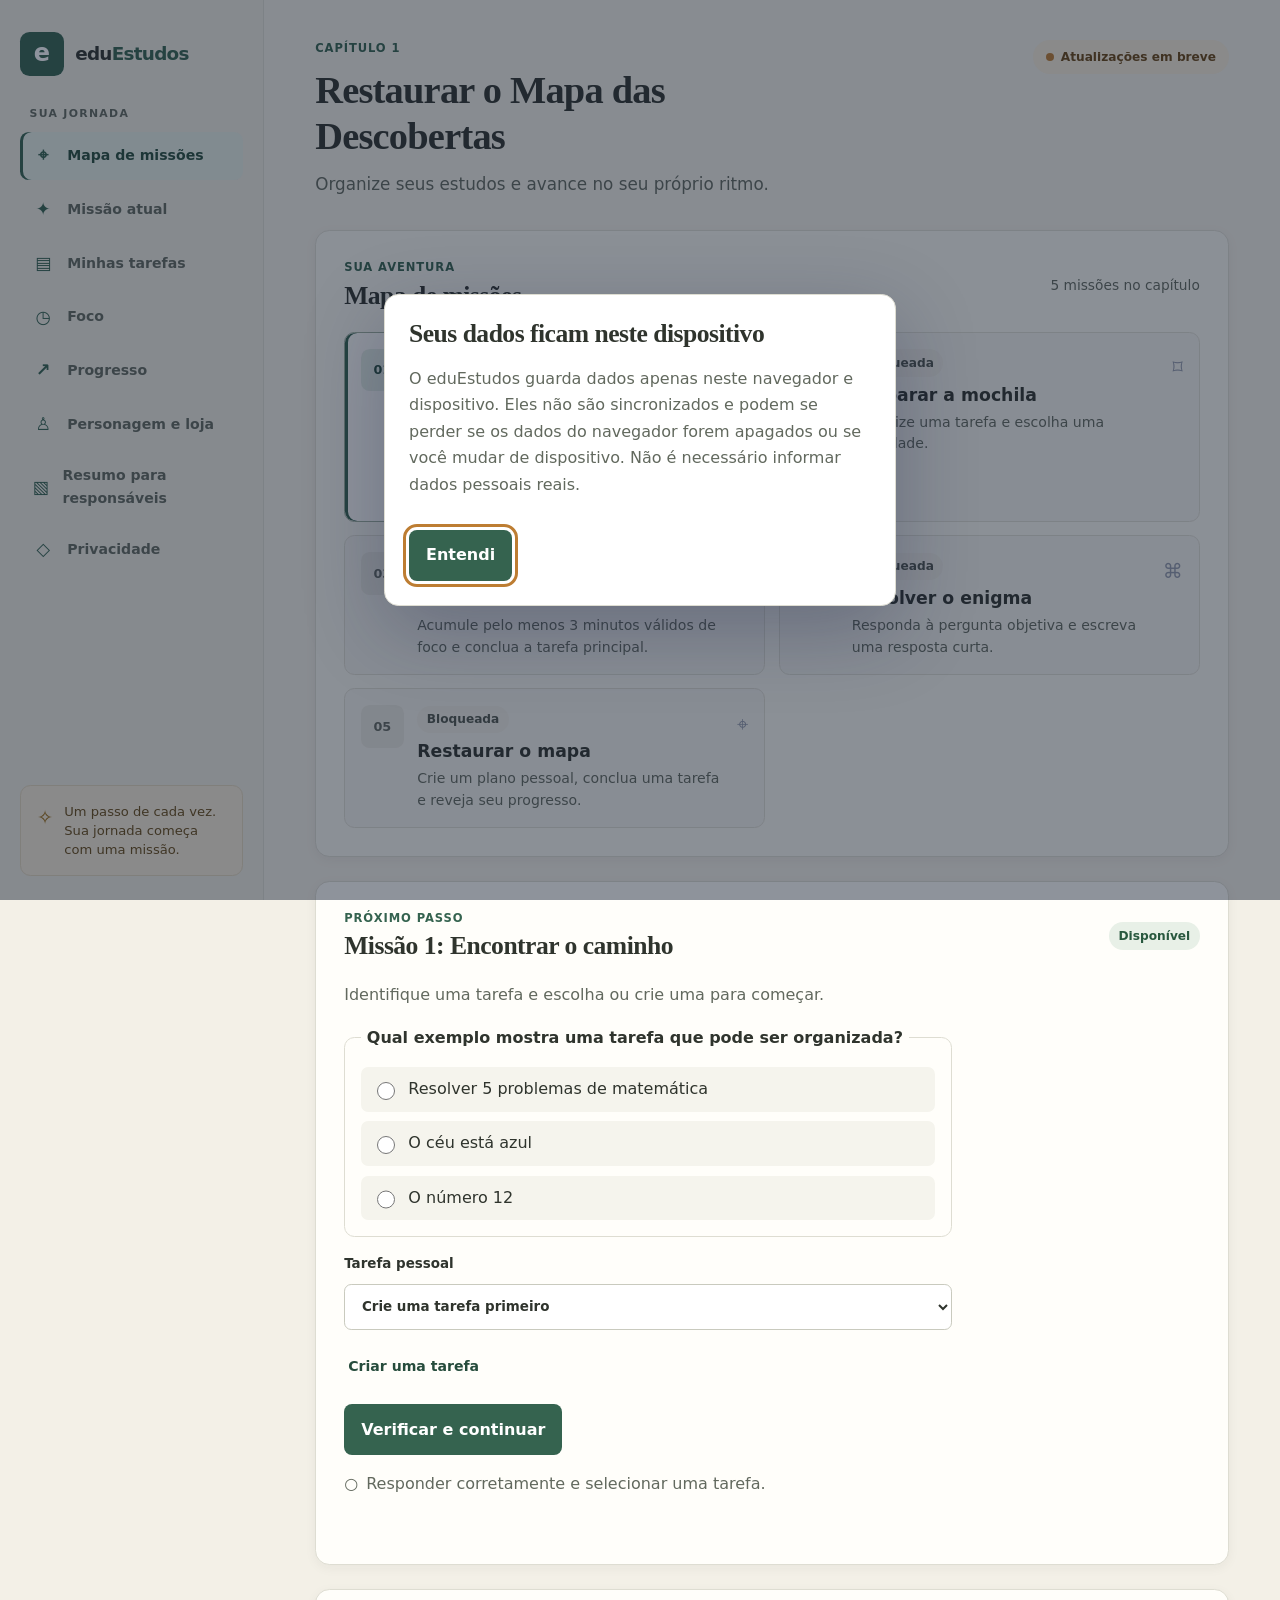
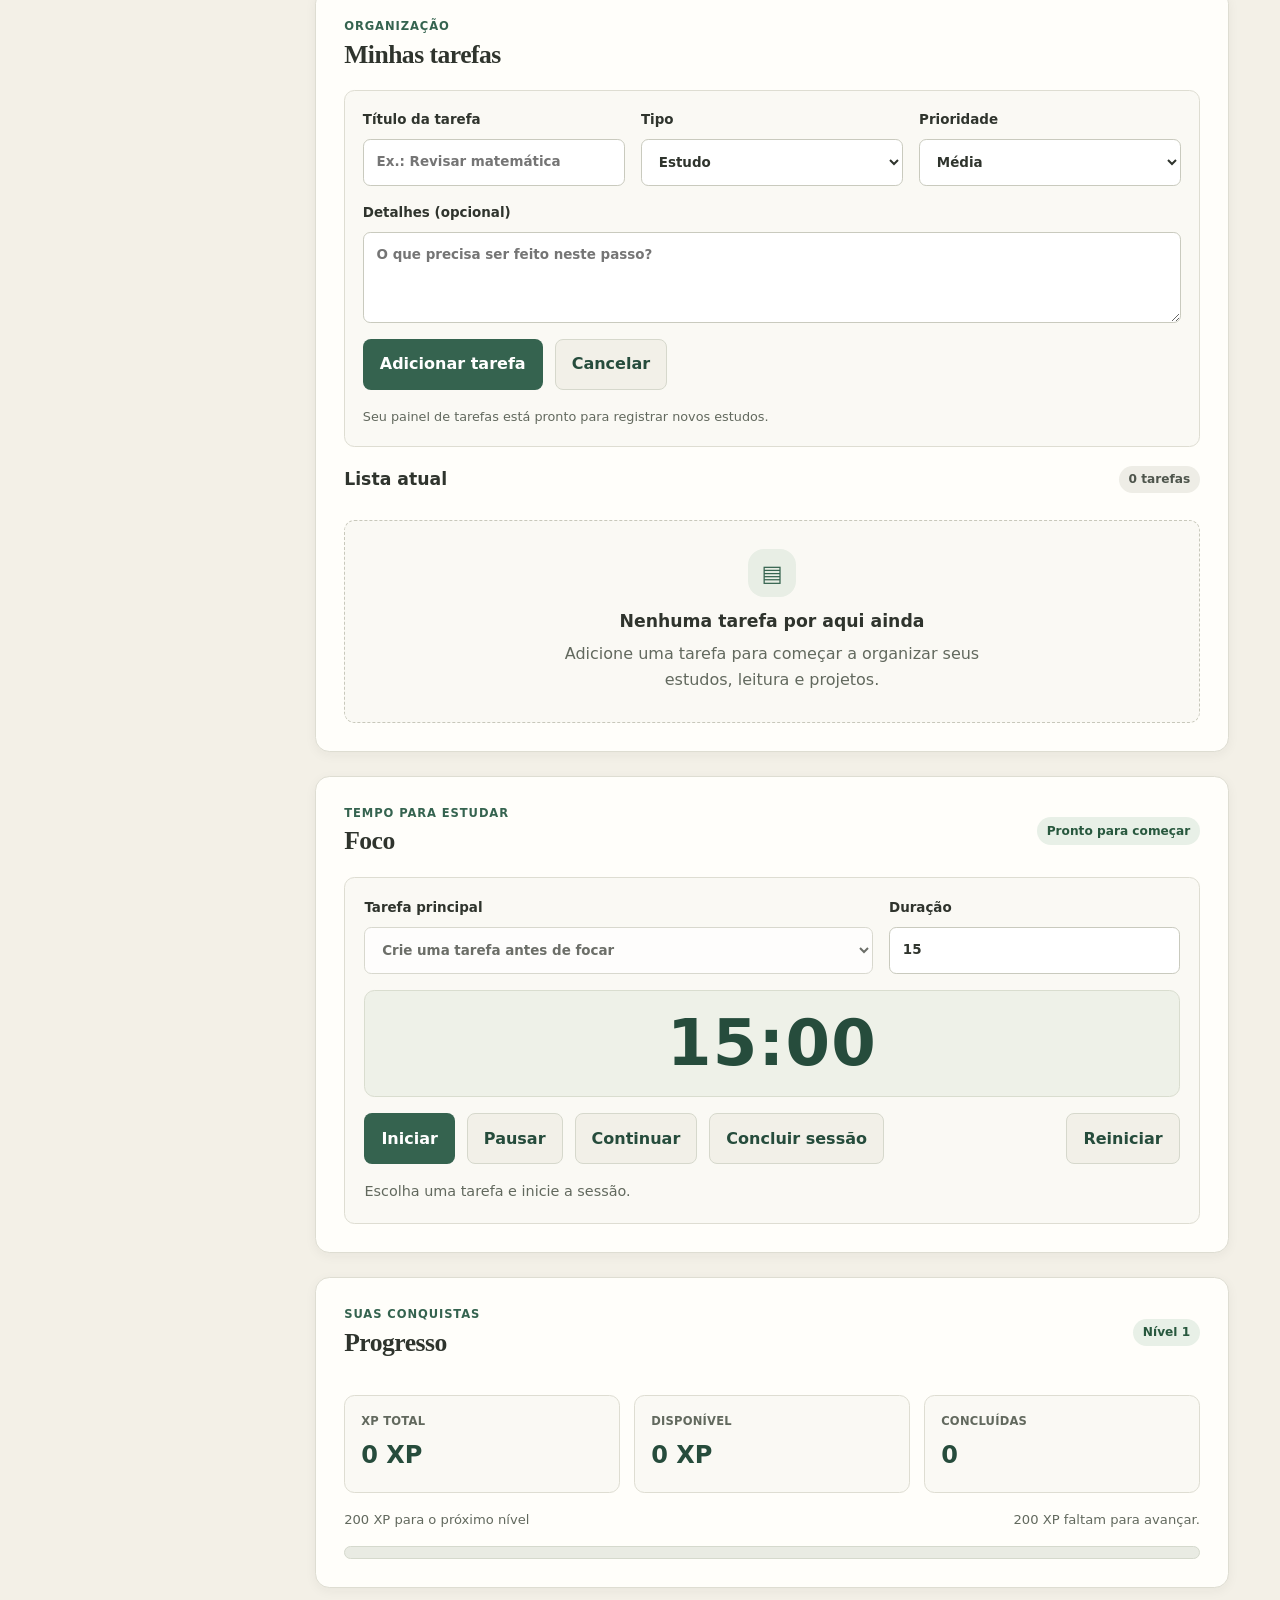
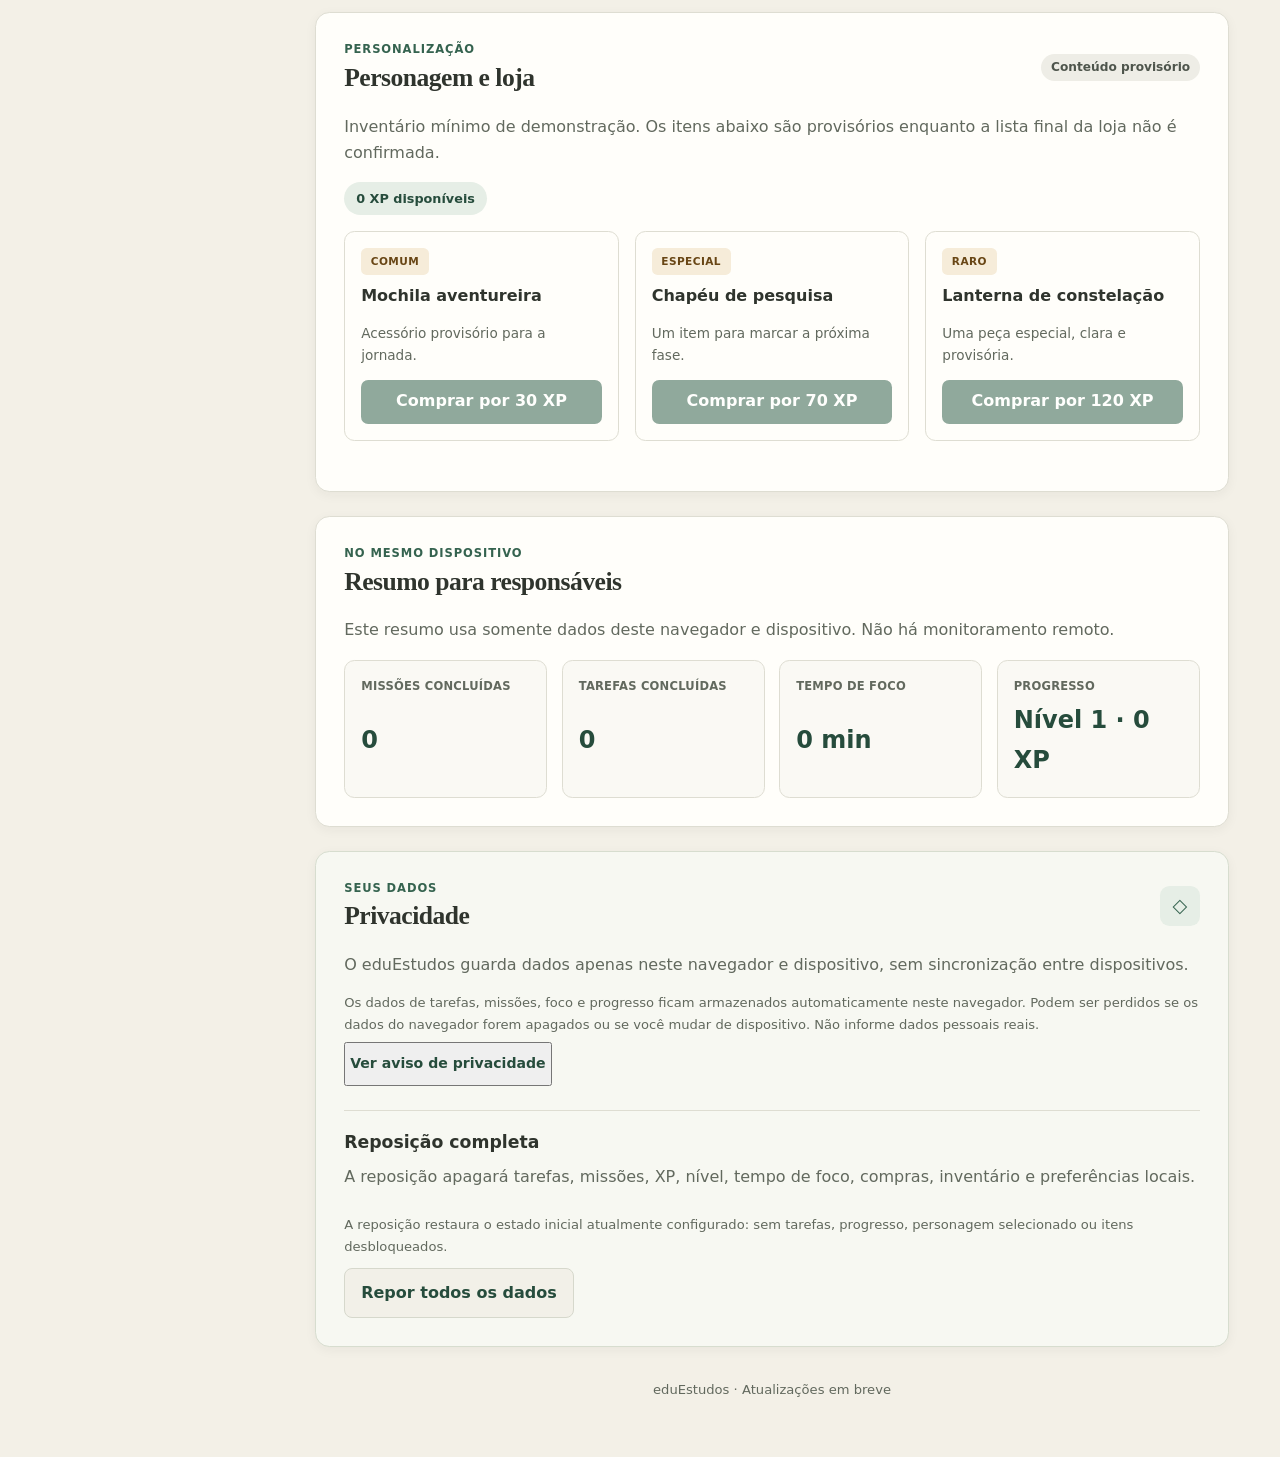
<file: index.html>
﻿<!doctype html>
<html lang="pt-BR">
  <head>
    <meta charset="utf-8">
    <meta name="viewport" content="width=device-width, initial-scale=1">
    <meta name="description" content="Organize seus estudos e avance pelo mapa de missões do eduEstudos.">
    <meta name="theme-color" content="#f3f0e7">
    <title>eduEstudos — Mapa de missões</title>
    <link rel="stylesheet" href="css/reset.css">
    <link rel="stylesheet" href="css/variables.css">
    <link rel="stylesheet" href="css/global.css">
    <link rel="stylesheet" href="css/layout.css">
    <link rel="stylesheet" href="css/components.css">
    <link rel="stylesheet" href="css/map.css">
    <link rel="stylesheet" href="css/missions.css">
    <link rel="stylesheet" href="css/responsive.css">
    <meta name="google-site-verification" content="RgtmUiQqkqLZSeC31iIFkRSBHXwLKeI1xoDUR5ksuyw" />
  </head>
  <!-- Google tag (gtag.js) -->
<script async src="https://www.googletagmanager.com/gtag/js?id=G-6MKPD5DPG5"></script>
<script>
  window.dataLayer = window.dataLayer || [];
  function gtag(){dataLayer.push(arguments);}
  gtag('js', new Date());

  gtag('config', 'G-6MKPD5DPG5');
</script>
  <body>
    <a class="skip-link" href="#conteudo">Pular para o conteúdo</a>

    <div class="app-shell">
      <aside class="sidebar" aria-label="Menu do eduEstudos">
        <a class="brand" href="#mapa" aria-label="eduEstudos, início">
          <span class="brand__mark" aria-hidden="true">e</span>
          <span class="brand__name">edu<span>Estudos</span></span>
        </a>

        <p class="sidebar__eyebrow">SUA JORNADA</p>
        <nav class="main-nav" aria-label="Navegação principal">
          <a class="main-nav__link" href="#mapa" aria-current="page">
            <span aria-hidden="true">⌖</span>
            <span>Mapa de missões</span>
          </a>
          <a class="main-nav__link" href="#missao-atual">
            <span aria-hidden="true">✦</span>
            <span>Missão atual</span>
          </a>
          <a class="main-nav__link" href="#tarefas">
            <span aria-hidden="true">▤</span>
            <span>Minhas tarefas</span>
          </a>
          <a class="main-nav__link" href="#foco">
            <span aria-hidden="true">◷</span>
            <span>Foco</span>
          </a>
          <a class="main-nav__link" href="#progresso">
            <span aria-hidden="true">↗</span>
            <span>Progresso</span>
          </a>
          <a class="main-nav__link" href="#personagem">
            <span aria-hidden="true">♙</span>
            <span>Personagem e loja</span>
          </a>
          <a class="main-nav__link" href="#resumo">
            <span aria-hidden="true">▧</span>
            <span>Resumo para responsáveis</span>
          </a>
          <a class="main-nav__link" href="#privacidade">
            <span aria-hidden="true">◇</span>
            <span>Privacidade</span>
          </a>
        </nav>

        <div class="sidebar-note">
          <span class="sidebar-note__icon" aria-hidden="true">✧</span>
          <p>Um passo de cada vez. Sua jornada começa com uma missão.</p>
        </div>
      </aside>

      <main class="main-content" id="conteudo">
        <header class="page-header">
          <div>
            <p class="eyebrow">CAPÍTULO 1</p>
            <h1>Restaurar o Mapa das Descobertas</h1>
            <p class="page-header__description">Organize seus estudos e avance no seu próprio ritmo.</p>
          </div>
          <span class="prototype-badge">
            <span aria-hidden="true"></span>
            Atualizações em breve
          </span>
        </header>

        <div id="storage-error" class="storage-error panel" role="alert" hidden>
          <h2>Não foi possível ler os dados salvos</h2>
          <p>O eduEstudos não alterou esses dados e pausou as funções para evitar substituí-los. Para continuar, confirme a reposição dos dados locais; você também pode cancelar e manter o conteúdo atual.</p>
          <button type="button" id="storage-error-reset" class="action-button action-button--secondary">
            Rever dados e opções
          </button>
        </div>

        <section class="map-panel panel" id="mapa" aria-labelledby="mapa-titulo">
          <div class="section-heading">
            <div>
              <p class="eyebrow">SUA AVENTURA</p>
              <h2 id="mapa-titulo">Mapa de missões</h2>
            </div>
            <p class="section-heading__aside">5 missões no capítulo</p>
          </div>

          <ol id="mission-list" class="mission-list" aria-label="Missões em sequência" aria-live="polite"></ol>
        </section>

        <section class="content-section panel" id="missao-atual" aria-labelledby="mission-title">
          <div class="section-heading">
            <div>
              <p class="eyebrow">PRÓXIMO PASSO</p>
              <h2 id="mission-title">Missão 1: Encontrar o caminho</h2>
            </div>
            <span id="mission-current-status" class="status-label status-label--current">Disponível</span>
          </div>
          <div id="mission-detail"></div>
          <p id="mission-feedback" class="task-feedback" role="status" aria-live="polite"></p>
        </section>

        <section class="content-section panel" id="tarefas" aria-labelledby="tarefas-titulo">
          <div class="section-heading">
            <div>
              <p class="eyebrow">ORGANIZAÇÃO</p>
              <h2 id="tarefas-titulo">Minhas tarefas</h2>
            </div>
          </div>

          <div class="tasks-shell">
            <form id="task-form" class="task-form" novalidate>
              <input id="task-id" type="hidden" name="taskId">
              <div class="task-form__fields">
                <label class="field">
                  <span>Título da tarefa</span>
                  <input id="task-title" name="title" type="text" maxlength="120" placeholder="Ex.: Revisar matemática" required>
                </label>
                <label class="field">
                  <span>Tipo</span>
                  <select id="task-category" name="category">
                    <option value="estudo">Estudo</option>
                    <option value="leitura">Leitura</option>
                    <option value="projeto">Projeto</option>
                  </select>
                </label>
                <label class="field">
                  <span>Prioridade</span>
                  <select id="task-priority" name="priority">
                    <option value="baixa">Baixa</option>
                    <option value="media" selected>Média</option>
                    <option value="alta">Alta</option>
                  </select>
                </label>
                <label class="field field--full">
                  <span>Detalhes (opcional)</span>
                  <textarea id="task-details" name="details" rows="3" maxlength="500" placeholder="O que precisa ser feito neste passo?"></textarea>
                </label>
              </div>

              <div class="task-form__actions">
                <button type="submit" class="action-button action-button--primary" id="task-submit">Adicionar tarefa</button>
                <button type="button" class="action-button action-button--secondary" id="task-cancel-edit" hidden>Cancelar</button>
              </div>
              <p id="task-feedback" class="task-feedback" aria-live="polite"></p>
            </form>

            <div class="task-list-panel">
              <div class="task-list-header">
                <h3>Lista atual</h3>
                <span id="task-count" class="status-label">0 tarefas</span>
              </div>
              <ul id="task-list" class="task-list" aria-live="polite"></ul>
              <div id="task-empty" class="empty-state task-list-empty">
                <span class="empty-state__icon" aria-hidden="true">▤</span>
                <h3>Nenhuma tarefa por aqui ainda</h3>
                <p>Adicione uma tarefa para começar a organizar seus estudos, leitura e projetos.</p>
              </div>
            </div>
          </div>
        </section>

        <section class="content-section panel" id="foco" aria-labelledby="foco-titulo">
          <div class="section-heading">
            <div>
              <p class="eyebrow">TEMPO PARA ESTUDAR</p>
              <h2 id="foco-titulo">Foco</h2>
            </div>
            <span id="focus-status" class="status-label status-label--current">Pronto para começar</span>
          </div>

          <div class="focus-panel">
            <div class="focus-panel__header">
              <div>
                <label class="field focus-field" for="focus-task">
                  <span>Tarefa principal</span>
                  <select id="focus-task" name="focus-task"></select>
                </label>
              </div>

              <div>
                <label class="field focus-field" for="focus-duration">
                  <span>Duração</span>
                  <input id="focus-duration" type="number" min="5" max="25" value="15" step="5">
                </label>
              </div>
            </div>

            <div class="focus-timer" aria-live="polite">
              <span id="focus-timer">15:00</span>
            </div>

            <div class="focus-controls">
              <button type="button" id="focus-start" class="action-button action-button--primary">Iniciar</button>
              <button type="button" id="focus-pause" class="action-button action-button--secondary">Pausar</button>
              <button type="button" id="focus-resume" class="action-button action-button--secondary">Continuar</button>
              <button type="button" id="focus-complete" class="action-button action-button--secondary">Concluir sessão</button>
              <button type="button" id="focus-reset" class="action-button action-button--secondary focus-reset">Reiniciar</button>
            </div>

            <p id="focus-summary" class="focus-summary">Escolha uma tarefa e inicie a sessão.</p>
          </div>
        </section>

        <section class="content-section panel progress-panel" id="progresso" aria-labelledby="progresso-titulo">
          <div class="section-heading">
            <div>
              <p class="eyebrow">SUAS CONQUISTAS</p>
              <h2 id="progresso-titulo">Progresso</h2>
            </div>
            <span class="status-label status-label--current" id="progress-level">Nível 1</span>
          </div>

          <div id="progress-summary" class="progress-overview">
            <div class="progress-card">
              <span class="progress-label">XP total</span>
              <strong id="progress-xp-value">0 XP</strong>
            </div>
            <div class="progress-card">
              <span class="progress-label">Disponível</span>
              <strong id="progress-available-xp">0 XP</strong>
            </div>
            <div class="progress-card">
              <span class="progress-label">Concluídas</span>
              <strong id="progress-complete-count">0</strong>
            </div>
          </div>

          <div class="progress-meta">
            <span id="progress-next-level">200 XP para o próximo nível</span>
            <span id="progress-status">Faltam 200 XP para avançar.</span>
          </div>
          <div class="progress-bar" aria-label="Progresso do nível atual">
            <span id="progress-bar-fill" class="progress-bar__fill"></span>
          </div>
        </section>

        <section class="content-section panel" id="personagem" aria-labelledby="personagem-titulo">
          <div class="section-heading">
            <div>
              <p class="eyebrow">PERSONALIZAÇÃO</p>
              <h2 id="personagem-titulo">Personagem e loja</h2>
            </div>
            <span class="status-label">Conteúdo provisório</span>
          </div>

          <div class="shop-header">
            <p>Inventário mínimo de demonstração. Os itens abaixo são provisórios enquanto a lista final da loja não é confirmada.</p>
            <span id="shop-balance" class="shop-balance">0 XP disponíveis</span>
          </div>
          <div id="shop-grid" class="shop-grid" aria-live="polite"></div>
          <p id="shop-feedback" class="task-feedback" role="status" aria-live="polite"></p>
        </section>

        <section class="content-section panel" id="resumo" aria-labelledby="resumo-titulo">
          <div class="section-heading">
            <div>
              <p class="eyebrow">NO MESMO DISPOSITIVO</p>
              <h2 id="resumo-titulo">Resumo para responsáveis</h2>
            </div>
          </div>
          <p>Este resumo usa somente dados deste navegador e dispositivo. Não há monitoramento remoto.</p>
          <div class="progress-overview parent-summary" aria-live="polite">
            <div class="progress-card">
              <span class="progress-label">Missões concluídas</span>
              <strong id="summary-missions">0</strong>
            </div>
            <div class="progress-card">
              <span class="progress-label">Tarefas concluídas</span>
              <strong id="summary-tasks">0</strong>
            </div>
            <div class="progress-card">
              <span class="progress-label">Tempo de foco</span>
              <strong id="summary-focus">0 min</strong>
            </div>
            <div class="progress-card">
              <span class="progress-label">Progresso</span>
              <strong id="summary-level">Nível 1 · 0 XP</strong>
            </div>
          </div>
        </section>

        <section class="content-section panel privacy-panel" id="privacidade" aria-labelledby="privacidade-titulo">
          <div class="section-heading">
            <div>
              <p class="eyebrow">SEUS DADOS</p>
              <h2 id="privacidade-titulo">Privacidade</h2>
            </div>
            <span class="privacy-panel__icon" aria-hidden="true">◇</span>
          </div>
          <p>O eduEstudos guarda dados apenas neste navegador e dispositivo, sem sincronização entre dispositivos.</p>
          <p class="prototype-note">Os dados de tarefas, missões, foco e progresso ficam armazenados automaticamente neste navegador. Podem ser perdidos se os dados do navegador forem apagados ou se você mudar de dispositivo. Não informe dados pessoais reais.</p>
          <button type="button" id="privacy-notice-open" class="text-link">Ver aviso de privacidade</button>
          <div class="reset-panel">
            <h3>Reposição completa</h3>
            <p>A reposição apagará tarefas, missões, XP, nível, tempo de foco, compras, inventário e preferências locais.</p>
            <p class="prototype-note">A reposição restaura o estado inicial atualmente configurado: sem tarefas, progresso, personagem selecionado ou itens desbloqueados.</p>
            <button type="button" id="reset-data" class="action-button action-button--secondary">
              Repor todos os dados
            </button>
          </div>
        </section>

        <footer class="page-footer">
          <p>eduEstudos <span aria-hidden="true">·</span> Atualizações em breve</p>
        </footer>
      </main>
    </div>

    <dialog id="privacy-dialog" aria-labelledby="privacy-dialog-title" aria-describedby="privacy-dialog-description">
      <div class="privacy-dialog__content">
        <h2 id="privacy-dialog-title">Seus dados ficam neste dispositivo</h2>
        <p id="privacy-dialog-description">O eduEstudos guarda dados apenas neste navegador e dispositivo. Eles não são sincronizados e podem se perder se os dados do navegador forem apagados ou se você mudar de dispositivo. Não é necessário informar dados pessoais reais.</p>
        <p id="privacy-feedback" class="reset-feedback" role="status" aria-live="polite"></p>
        <button type="button" id="privacy-notice-accept" class="action-button action-button--primary">Entendi</button>
      </div>
    </dialog>

    <dialog id="reset-dialog" aria-labelledby="reset-dialog-title" aria-describedby="reset-dialog-description">
      <div class="privacy-dialog__content">
        <h2 id="reset-dialog-title">Apagar todos os dados locais?</h2>
        <p id="reset-dialog-description">Esta ação apagará tarefas, missões, sessões de foco, XP, compras e preferências salvas neste navegador. O aplicativo será reiniciado no estado inicial e o aviso de privacidade aparecerá novamente. Essa ação não pode ser desfeita.</p>
        <p id="reset-feedback" class="reset-feedback" role="status" aria-live="polite"></p>
        <div class="reset-dialog__actions">
          <button type="button" id="reset-dialog-cancel" class="action-button action-button--secondary">Cancelar</button>
          <button type="button" id="reset-dialog-confirm" class="action-button action-button--primary">Apagar e reiniciar</button>
        </div>
      </div>
    </dialog>

    <script src="js/core/storage.js"></script>
    <script src="js/config/missions-config.js"></script>
    <script src="js/features/tasks/tasks.js"></script>
    <script src="js/features/focus/focus.js"></script>
    <script src="js/features/progression/progression.js"></script>
    <script src="js/features/shop/shop.js"></script>
    <script src="js/features/missions/missions.js"></script>
    <script src="js/features/parent-summary/parent-summary.js"></script>
    <script src="js/ui/privacy-notice.js"></script>
    <script src="js/app.js"></script>
  </body>
</html>
</file>
<file: css/variables.css>
:root {
  color-scheme: light;
  --color-ink: #2f342d;
  --color-muted: #62695e;
  --color-primary: #35634f;
  --color-primary-dark: #264c3c;
  --color-primary-soft: #e6eee6;
  --color-accent: #bd7d32;
  --color-accent-soft: #f6ecd9;
  --color-success: #2e6447;
  --color-success-soft: #e8f0e7;
  --color-border: #deddd2;
  --color-surface: #fffefa;
  --color-background: #f3f0e7;
  --color-disabled: #71766d;
  --shadow-panel: 0 3px 12px rgb(42 46 36 / 5%);
  --radius-panel: 0.9rem;
  --radius-card: 0.65rem;
  --content-width: 68rem;
}
</file>
<file: css/global.css>
body {
  min-height: 100vh;
  background: var(--color-background);
  color: var(--color-ink);
  font-family:
    "Segoe UI",
    system-ui,
    -apple-system,
    BlinkMacSystemFont,
    sans-serif;
  font-size: 1rem;
  line-height: 1.65;
  -webkit-font-smoothing: antialiased;
}

h1,
h2 {
  font-family: Georgia, "Times New Roman", serif;
  line-height: 1.2;
  letter-spacing: -0.02em;
}

h3 {
  line-height: 1.3;
}

h1 {
  max-width: 22ch;
  font-size: clamp(1.85rem, 3vw, 2.55rem);
}

h2 {
  font-size: clamp(1.35rem, 2vw, 1.7rem);
}

h3 {
  font-size: 1.08rem;
}

p {
  color: var(--color-muted);
}

a {
  text-decoration-thickness: 0.08em;
  text-underline-offset: 0.18em;
}

a:focus-visible {
  outline: 3px solid var(--color-accent);
  outline-offset: 4px;
  border-radius: 0.25rem;
}

button:focus-visible,
input:focus-visible,
select:focus-visible,
textarea:focus-visible {
  outline: 3px solid var(--color-accent);
  outline-offset: 3px;
}

button:disabled {
  cursor: not-allowed;
}

::selection {
  background: #dce8d9;
  color: var(--color-ink);
}

.skip-link {
  position: fixed;
  z-index: 10;
  top: 0.75rem;
  left: 0.75rem;
  padding: 0.7rem 1rem;
  transform: translateY(-160%);
  border-radius: 0.65rem;
  background: var(--color-ink);
  color: #ffffff;
  font-weight: 700;
}

.skip-link:focus {
  transform: translateY(0);
}

.eyebrow {
  color: var(--color-primary);
  font-size: 0.72rem;
  font-weight: 750;
  letter-spacing: 0.08em;
  line-height: 1.4;
}

@media (prefers-reduced-motion: reduce) {
  *,
  *::before,
  *::after {
    scroll-behavior: auto !important;
    transition-duration: 0.01ms !important;
    animation-duration: 0.01ms !important;
    animation-iteration-count: 1 !important;
  }
}
</file>
<file: css/layout.css>
.app-shell {
  display: grid;
  grid-template-columns: 16.5rem minmax(0, 1fr);
  min-height: 100vh;
}

.sidebar {
  position: sticky;
  top: 0;
  display: flex;
  flex-direction: column;
  gap: 1.8rem;
  height: 100vh;
  padding: 2rem 1.25rem 1.5rem;
  border-right: 1px solid var(--color-border);
  background: #eeece2;
}

.brand {
  display: inline-flex;
  align-items: center;
  gap: 0.7rem;
  width: fit-content;
  min-height: 2.75rem;
  color: var(--color-ink);
  text-decoration: none;
}

.brand__mark {
  display: grid;
  width: 2.75rem;
  aspect-ratio: 1;
  place-items: center;
  border-radius: 0.6rem;
  background: var(--color-primary);
  color: #ffffff;
  font-size: 1.5rem;
  font-weight: 800;
}

.brand__name {
  font-size: 1.15rem;
  font-weight: 800;
  letter-spacing: -0.04em;
}

.brand__name span {
  color: var(--color-primary);
}

.sidebar__eyebrow {
  margin: 0 0 -1.25rem 0.6rem;
  font-size: 0.68rem;
  font-weight: 800;
  letter-spacing: 0.12em;
}

.main-nav {
  display: grid;
  gap: 0.35rem;
}

.main-nav__link {
  display: flex;
  min-height: 2.85rem;
  align-items: center;
  gap: 0.8rem;
  padding: 0.6rem 0.75rem;
  border-radius: 0.55rem;
  color: var(--color-muted);
  font-size: 0.88rem;
  font-weight: 650;
  text-decoration: none;
}

.main-nav__link > span:first-child {
  display: grid;
  width: 1.4rem;
  place-items: center;
  color: var(--color-primary);
  font-size: 1.1rem;
}

.main-nav__link:hover,
.main-nav__link[aria-current="page"] {
  background: var(--color-primary-soft);
  color: var(--color-primary-dark);
}

.main-nav__link[aria-current="page"] {
  box-shadow: inset 3px 0 var(--color-primary);
}

.sidebar-note {
  display: flex;
  align-items: flex-start;
  gap: 0.7rem;
  margin-top: auto;
  padding: 1rem;
  border: 1px solid #e4d8bd;
  border-radius: 0.65rem;
  background: var(--color-accent-soft);
}

.sidebar-note__icon {
  color: #9a680b;
  font-size: 1.2rem;
}

.sidebar-note p {
  color: #684c19;
  font-size: 0.82rem;
  line-height: 1.45;
}

.main-content {
  width: min(100%, calc(var(--content-width) + 5rem));
  min-width: 0;
  justify-self: center;
  padding: 2.5rem clamp(1.25rem, 4vw, 3.5rem) 3rem;
}

.page-header {
  display: flex;
  align-items: flex-start;
  justify-content: space-between;
  gap: 1.5rem;
  margin-bottom: 2rem;
}

.page-header h1 {
  max-width: 19ch;
}

.page-header .eyebrow {
  margin-bottom: 0.65rem;
}

.page-header__description {
  margin-top: 0.75rem;
  font-size: 1.05rem;
}

.content-section {
  margin-top: 1.5rem;
}

.page-footer {
  padding: 2rem 0 0.5rem;
  text-align: center;
}

.page-footer p {
  font-size: 0.82rem;
}
</file>
<file: css/components.css>
.panel {
  padding: clamp(1.15rem, 2.5vw, 1.75rem);
  border: 1px solid var(--color-border);
  border-radius: var(--radius-panel);
  background: var(--color-surface);
  box-shadow: var(--shadow-panel);
}

.section-heading {
  display: flex;
  align-items: center;
  justify-content: space-between;
  gap: 1rem;
  margin-bottom: 1.25rem;
}

.section-heading .eyebrow {
  margin-bottom: 0.35rem;
}

.section-heading__aside {
  flex: 0 0 auto;
  font-size: 0.86rem;
}

.prototype-badge,
.feature-status,
.status-label {
  display: inline-flex;
  width: fit-content;
  align-items: center;
  gap: 0.45rem;
  border-radius: 999px;
  font-size: 0.76rem;
  font-weight: 750;
  line-height: 1.35;
}

.prototype-badge {
  flex: 0 0 auto;
  padding: 0.55rem 0.8rem;
  background: var(--color-accent-soft);
  color: #684514;
}

.prototype-badge span {
  width: 0.5rem;
  aspect-ratio: 1;
  border-radius: 50%;
  background: var(--color-accent);
}

.status-label {
  padding: 0.35rem 0.6rem;
  background: #eeede6;
  color: #4e554c;
}

.status-label--current {
  background: var(--color-success-soft);
  color: #28583e;
}

.action-link {
  display: inline-flex;
  min-height: 2.9rem;
  align-items: center;
  justify-content: center;
  gap: 0.6rem;
  margin-top: 1.1rem;
  padding: 0.65rem 1rem;
  border-radius: 0.55rem;
  background: var(--color-primary);
  color: #ffffff;
  font-size: 0.9rem;
  font-weight: 750;
  text-decoration: none;
}

.action-link:hover {
  background: var(--color-primary-dark);
}

.text-link {
  display: inline-flex;
  min-height: 2.75rem;
  align-items: center;
  gap: 0.4rem;
  margin-top: 0.4rem;
  padding: 0.4rem 0.25rem;
  color: var(--color-primary-dark);
  font-size: 0.88rem;
  font-weight: 750;
  text-decoration: none;
}

.content-section > p + .prototype-note,
.prototype-note {
  margin-top: 0.85rem;
  font-size: 0.82rem;
}

.empty-state {
  display: grid;
  justify-items: center;
  gap: 0.5rem;
  padding: 1.75rem 1rem;
  border: 1px dashed #c8c8bb;
  border-radius: var(--radius-card);
  background: #faf9f4;
  text-align: center;
}

.empty-state p {
  max-width: 42ch;
}

.empty-state__icon {
  display: grid;
  width: 3rem;
  aspect-ratio: 1;
  place-items: center;
  margin-bottom: 0.3rem;
  border-radius: 1rem;
  background: #e8eee5;
  color: var(--color-primary);
  font-size: 1.4rem;
}

.feature-status {
  margin-top: 0.8rem;
  padding: 0.4rem 0.65rem;
  background: #eeede6;
  color: var(--color-disabled);
}

.empty-state .feature-status {
  margin-top: 0.4rem;
}

.privacy-panel {
  border-color: #d7ddcf;
  background: #f7f8f2;
}

.privacy-panel__icon {
  display: grid;
  width: 2.5rem;
  aspect-ratio: 1;
  place-items: center;
  border-radius: 0.6rem;
  background: var(--color-primary-soft);
  color: var(--color-primary);
  font-size: 1.2rem;
}
.task-form {
  display: grid;
  gap: 1rem;
  padding: 1.1rem;
  border: 1px solid var(--color-border);
  border-radius: var(--radius-card);
  background: #faf9f4;
}

.task-form__fields {
  display: grid;
  grid-template-columns: repeat(3, minmax(0, 1fr));
  gap: 1rem;
}

.field {
  display: grid;
  gap: 0.5rem;
  font-size: 0.84rem;
  font-weight: 700;
  color: var(--color-ink);
}

.field--full {
  grid-column: 1 / -1;
}

.field input,
.field select,
.field textarea {
  width: 100%;
  min-height: 2.9rem;
  padding: 0.7rem 0.8rem;
  border: 1px solid #c9cabe;
  border-radius: 0.45rem;
  background: #ffffff;
  color: var(--color-ink);
  font: inherit;
}

.field textarea {
  resize: vertical;
  min-height: 5.5rem;
}

.field input:focus,
.field select:focus,
.field textarea:focus {
  border-color: var(--color-primary);
  box-shadow: 0 0 0 2px rgb(53 99 79 / 15%);
}

.task-form__actions {
  display: flex;
  flex-wrap: wrap;
  gap: 0.75rem;
}

.action-button {
  display: inline-flex;
  align-items: center;
  justify-content: center;
  min-height: 2.8rem;
  padding: 0.7rem 1rem;
  border: 1px solid transparent;
  border-radius: 0.5rem;
  font: inherit;
  font-weight: 700;
  cursor: pointer;
  transition: transform 0.2s ease, opacity 0.2s ease;
}

.action-button:hover {
  filter: brightness(0.96);
}

.action-button--primary {
  background: var(--color-primary);
  color: #ffffff;
}

.action-button--primary:hover {
  background: var(--color-primary-dark);
}

.action-button--secondary {
  border-color: #d6d8cc;
  background: #f2f0e8;
  color: var(--color-primary-dark);
}

.task-feedback {
  min-height: 1.4rem;
  margin: 0;
  color: var(--color-muted);
  font-size: 0.8rem;
}

.task-feedback[data-tone='success'] {
  color: #28583e;
}

.task-feedback[data-tone='error'] {
  color: #9a2337;
}

.storage-error[hidden] {
  display: none;
}

.storage-error:not([hidden]) {
  display: grid;
  gap: 0.75rem;
  border-color: #9a2337;
  color: #742033;
}

.storage-error h2,
.storage-error p {
  margin: 0;
}

.task-list-panel {
  margin-top: 1.2rem;
}

.task-list-header {
  display: flex;
  align-items: center;
  justify-content: space-between;
  gap: 1rem;
  margin-bottom: 0.9rem;
}

.task-list {
  display: grid;
  gap: 0.9rem;
  padding: 0;
  margin: 0;
  list-style: none;
}

.task-item {
  display: grid;
  gap: 0.75rem;
  padding: 1rem;
  border: 1px solid var(--color-border);
  border-radius: var(--radius-card);
  background: #ffffff;
}

.task-item--completed {
  border-color: #c5d8c6;
  background: #f5f8f1;
}

.task-item__header {
  display: flex;
  align-items: flex-start;
  gap: 0.8rem;
}

.task-toggle {
  display: grid;
  place-items: center;
  flex-shrink: 0;
  width: 2rem;
  height: 2rem;
  border: 2px solid #aebfac;
  border-radius: 0.45rem;
  background: #f4f6ef;
  color: var(--color-primary);
  font-size: 1.1rem;
  font-weight: 800;
  cursor: pointer;
}

.task-item__content {
  min-width: 0;
  flex: 1;
}

.task-item__content h4 {
  margin: 0;
  font-size: 1rem;
  color: var(--color-ink);
}

.task-item__content p {
  margin: 0.3rem 0 0;
  font-size: 0.84rem;
  color: var(--color-muted);
  overflow-wrap: break-word;
}

.task-item__hint {
  font-style: italic;
}

.task-item__meta,
.task-item__actions {
  display: flex;
  flex-wrap: wrap;
  gap: 0.55rem;
}

.task-badge {
  display: inline-flex;
  align-items: center;
  justify-content: center;
  min-height: 1.8rem;
  padding: 0.25rem 0.6rem;
  border-radius: 0.35rem;
  font-size: 0.72rem;
  font-weight: 700;
}

.task-badge--estudo {
  background: #e8eee9;
  color: #315746;
}

.task-badge--leitura {
  background: #f1e9dc;
  color: #714c2a;
}

.task-badge--projeto {
  background: #e8eee3;
  color: #3c5a37;
}

.task-badge--priority {
  background: #f6ecd9;
  color: #704b1b;
}

.task-badge--done {
  background: #e1ece0;
  color: #28583e;
}

.task-action {
  min-height: 2.1rem;
  padding: 0.45rem 0.7rem;
  border: 1px solid transparent;
  border-radius: 0.4rem;
  font: inherit;
  font-size: 0.8rem;
  font-weight: 700;
  cursor: pointer;
}

.task-action--secondary {
  background: #eeede6;
  color: var(--color-primary-dark);
}

.task-action--danger {
  background: #fff1f2;
  color: #9a2337;
}

.task-list-empty {
  margin-top: 0.8rem;
}

@media (max-width: 760px) {
  .task-form__fields {
    grid-template-columns: 1fr;
  }

  .task-item__header {
    align-items: center;
  }
}

.focus-panel {
  display: grid;
  gap: 1rem;
  padding: 1.2rem;
  border: 1px solid var(--color-border);
  border-radius: var(--radius-card);
  background: #faf9f4;
}

.focus-panel__header {
  display: grid;
  grid-template-columns: minmax(0, 1.4fr) minmax(0, 0.8fr);
  gap: 1rem;
}

.focus-field {
  margin: 0;
}

.focus-timer {
  display: grid;
  place-items: center;
  min-height: 6.5rem;
  border: 1px solid #d9ddcf;
  border-radius: 0.65rem;
  background: #eef1e8;
  color: var(--color-primary-dark);
  font-size: clamp(2.2rem, 7vw, 4rem);
  font-weight: 800;
  font-variant-numeric: tabular-nums;
  letter-spacing: 0.02em;
}

.focus-controls {
  display: flex;
  flex-wrap: wrap;
  gap: 0.75rem;
}

.focus-summary {
  margin: 0;
  color: var(--color-muted);
  font-size: 0.9rem;
}

.focus-reset {
  margin-left: auto;
}

.progress-panel {
  display: grid;
  gap: 1rem;
}

.progress-overview {
  display: grid;
  grid-template-columns: repeat(3, minmax(0, 1fr));
  gap: 0.9rem;
}

.progress-card {
  display: grid;
  gap: 0.35rem;
  padding: 1rem;
  border: 1px solid var(--color-border);
  border-radius: var(--radius-card);
  background: #faf9f4;
}

.progress-label {
  color: var(--color-muted);
  font-size: 0.72rem;
  font-weight: 700;
  letter-spacing: 0.02em;
  text-transform: uppercase;
}

.progress-card strong {
  font-size: clamp(1.1rem, 2vw, 1.5rem);
  color: var(--color-primary-dark);
}

.progress-meta {
  display: flex;
  flex-wrap: wrap;
  justify-content: space-between;
  gap: 0.6rem;
  color: var(--color-muted);
  font-size: 0.82rem;
}

.progress-bar {
  display: block;
  width: 100%;
  height: 0.8rem;
  border: 1px solid #d5d9cd;
  border-radius: 999px;
  background: #e9ebe3;
  overflow: hidden;
}

.progress-bar__fill {
  display: block;
  width: 0;
  height: 100%;
  border-radius: inherit;
  background: var(--color-primary);
}

.shop-header {
  display: flex;
  flex-wrap: wrap;
  justify-content: space-between;
  align-items: center;
  gap: 1rem;
  margin-bottom: 1rem;
  color: var(--color-muted);
}

.shop-balance {
  display: inline-flex;
  align-items: center;
  min-height: 2rem;
  padding: 0.35rem 0.75rem;
  border-radius: 999px;
  background: var(--color-primary-soft);
  color: var(--color-primary-dark);
  font-size: 0.8rem;
  font-weight: 700;
}

.shop-grid {
  display: grid;
  grid-template-columns: repeat(3, minmax(0, 1fr));
  gap: 1rem;
}

.shop-item {
  display: grid;
  gap: 0.8rem;
  padding: 1rem;
  border: 1px solid var(--color-border);
  border-radius: var(--radius-card);
  background: #fffefa;
}

.shop-item__meta {
  display: flex;
  flex-wrap: wrap;
  align-items: center;
  justify-content: space-between;
  gap: 0.5rem;
}

.shop-item__meta strong {
  font-size: 1rem;
}

.shop-item__rarity {
  display: inline-flex;
  align-items: center;
  min-height: 1.7rem;
  padding: 0.2rem 0.6rem;
  border-radius: 0.35rem;
  background: var(--color-accent-soft);
  color: #684514;
  font-size: 0.66rem;
  font-weight: 800;
  letter-spacing: 0.04em;
  text-transform: uppercase;
}

.shop-item p {
  margin: 0;
  color: var(--color-muted);
  font-size: 0.85rem;
}

.shop-item__footer {
  display: flex;
  align-items: center;
  justify-content: flex-start;
  gap: 0.75rem;
  font-weight: 700;
  color: var(--color-primary-dark);
}

.shop-item__button {
  flex: 1;
  min-height: 2.75rem;
  padding: 0.5rem 0.8rem;
  border: 0;
  border-radius: 0.45rem;
  background: var(--color-primary);
  color: #ffffff;
  font: inherit;
  font-weight: 700;
  cursor: pointer;
}

.shop-item__button--secondary {
  background: var(--color-primary-soft);
  color: var(--color-primary-dark);
}

.shop-item__button:disabled {
  cursor: not-allowed;
  opacity: 0.55;
}

@media (max-width: 760px) {
  .focus-panel__header {
    grid-template-columns: 1fr;
  }

  .focus-controls {
    display: grid;
    grid-template-columns: repeat(2, minmax(0, 1fr));
  }

  .focus-reset {
    margin-left: 0;
  }

  .progress-overview,
  .shop-grid {
    grid-template-columns: 1fr;
  }
}
</file>
<file: css/map.css>
.map-panel {
  overflow: hidden;
  background: #f9f8f1;
}

.mission-list {
  display: grid;
  grid-template-columns: repeat(2, minmax(0, 1fr));
  gap: 0.85rem;
  list-style: none;
}

.mission-card {
  position: relative;
  display: grid;
  grid-template-columns: 2.7rem minmax(0, 1fr) auto;
  min-width: 0;
  align-items: start;
  gap: 0.8rem;
  padding: 1rem;
  border: 1px solid var(--color-border);
  border-radius: var(--radius-card);
  background: #fffefa;
}

.mission-card--current {
  border-color: #9eaf9d;
  box-shadow: inset 3px 0 var(--color-primary);
}

.mission-card--locked {
  background: #f3f2ec;
}

.mission-card__number {
  display: grid;
  width: 2.65rem;
  aspect-ratio: 1;
  place-items: center;
  border-radius: 0.55rem;
  background: var(--color-primary-soft);
  color: var(--color-primary-dark);
  font-size: 0.8rem;
  font-weight: 850;
}

.mission-card--locked .mission-card__number {
  background: #e8e7df;
  color: #62675f;
}

.mission-card__content {
  min-width: 0;
}

.mission-card__content h3 {
  margin-top: 0.45rem;
}

.mission-card__content p {
  margin-top: 0.35rem;
  font-size: 0.88rem;
  line-height: 1.5;
}

.mission-card__symbol {
  padding-top: 0.15rem;
  color: var(--color-primary);
  font-size: 1.25rem;
}

.mission-card--locked .mission-card__symbol {
  color: #9299aa;
}
</file>
<file: css/missions.css>
.mission-activity {
  display: grid;
  justify-items: start;
  gap: 1rem;
  margin-top: 1rem;
}

.mission-activity > .field,
.mission-activity > fieldset {
  width: min(100%, 38rem);
}

.mission-question {
  display: grid;
  gap: 0.6rem;
  margin: 0;
  padding: 1rem;
  border: 1px solid var(--color-border);
  border-radius: var(--radius-card);
}

.mission-question legend {
  padding: 0 0.35rem;
  font-weight: 750;
}

.mission-answer {
  display: flex;
  min-height: 2.8rem;
  align-items: center;
  gap: 0.65rem;
  padding: 0.5rem 0.65rem;
  border-radius: 0.45rem;
  background: #f5f4ed;
}

.mission-answer input {
  width: 1.15rem;
  height: 1.15rem;
  accent-color: var(--color-primary);
}

.mission-answer:focus-within {
  outline: 3px solid rgb(53 99 79 / 25%);
  outline-offset: 2px;
}

.mission-checklist {
  display: grid;
  gap: 0.5rem;
  margin-top: 1rem;
  padding: 0;
  list-style: none;
}

.mission-checklist__item {
  display: flex;
  gap: 0.5rem;
  color: var(--color-muted);
}

.mission-checklist__item--complete {
  color: #216452;
}

.mission-hint {
  color: #9a2337;
  font-size: 0.88rem;
}

.mission-card__action {
  display: inline-flex;
  min-height: 2.75rem;
  align-items: center;
  border: 0;
  padding: 0.4rem 0.55rem;
  border-radius: 0.4rem;
  color: var(--color-primary-dark);
  background: transparent;
  cursor: pointer;
  font: inherit;
}

.reset-panel {
  display: grid;
  justify-items: start;
  gap: 0.65rem;
  margin-top: 1.5rem;
  padding-top: 1.25rem;
  border-top: 1px solid var(--color-border);
}

.privacy-dialog {
  max-width: min(32rem, calc(100vw - 2rem));
}

#privacy-dialog {
  width: min(32rem, calc(100vw - 2rem));
  margin: auto;
  padding: 0;
  border: 1px solid var(--color-border);
  border-radius: var(--radius-panel);
  color: var(--color-ink);
  box-shadow: 0 1.5rem 5rem rgb(20 30 70 / 28%);
}

#privacy-dialog,
#reset-dialog {
  max-width: min(32rem, calc(100vw - 2rem));
}

#privacy-dialog::backdrop,
#reset-dialog::backdrop {
  background: rgb(20 30 50 / 48%);
}

#reset-dialog {
  width: min(32rem, calc(100vw - 2rem));
  margin: auto;
  padding: 0;
  border: 1px solid var(--color-border);
  border-radius: var(--radius-panel);
  color: var(--color-ink);
  box-shadow: 0 1.5rem 5rem rgb(20 30 70 / 28%);
}

.privacy-dialog__content {
  display: grid;
  gap: 1rem;
  padding: 1.5rem;
}

.privacy-dialog__content .action-button {
  justify-self: start;
}

.reset-dialog__actions {
  display: flex;
  flex-wrap: wrap;
  gap: 0.75rem;
}

.reset-feedback {
  color: #9a2337;
}

.parent-summary {
  grid-template-columns: repeat(auto-fit, minmax(min(100%, 10rem), 1fr));
  margin-top: 1rem;
}
</file>
<file: css/responsive.css>
@media (max-width: 960px) {
  .app-shell {
    grid-template-columns: 1fr;
  }

  .sidebar {
    position: static;
    height: auto;
    gap: 1.1rem;
    padding: 1.1rem clamp(1rem, 4vw, 2rem);
    border-right: 0;
    border-bottom: 1px solid var(--color-border);
  }

  .sidebar__eyebrow,
  .sidebar-note {
    display: none;
  }

  .main-nav {
    grid-template-columns: repeat(4, minmax(0, 1fr));
    gap: 0.35rem;
  }

  .main-nav__link {
    justify-content: center;
    padding-inline: 0.45rem;
    font-size: 0.78rem;
    text-align: center;
  }

  .main-nav__link[aria-current="page"] {
    box-shadow: inset 0 -3px var(--color-primary);
  }

  .main-nav__link > span:first-child {
    display: none;
  }

  .main-content {
    width: min(100%, calc(var(--content-width) + 2.5rem));
    padding-top: 2rem;
  }
}

@media (max-width: 620px) {
  .sidebar {
    padding: 1rem;
  }

  .main-nav {
    grid-template-columns: repeat(2, minmax(0, 1fr));
  }

  .main-nav__link {
    min-height: 2.75rem;
    justify-content: flex-start;
    padding-inline: 0.7rem;
    font-size: 0.8rem;
    text-align: left;
  }

  .main-content {
    padding: 1.5rem 1rem 2rem;
  }

  .page-header {
    flex-direction: column;
    gap: 0.9rem;
    margin-bottom: 1.4rem;
  }

  .prototype-badge {
    align-self: flex-start;
  }

  .mission-list {
    grid-template-columns: 1fr;
  }

  .section-heading {
    align-items: flex-start;
  }

  .section-heading__aside {
    max-width: 10ch;
    padding-top: 0.2rem;
    font-size: 0.75rem;
    text-align: left;
  }

  .section-heading {
    flex-wrap: wrap;
  }

  .section-heading__aside {
    max-width: none;
    flex-basis: 100%;
    padding-top: 0;
  }

  .task-form__actions .action-button,
  .focus-controls .action-button {
    min-height: 2.9rem;
  }

  .mission-card {
    grid-template-columns: 2.4rem minmax(0, 1fr) auto;
    gap: 0.65rem;
    padding: 0.85rem;
  }

  .mission-card__number {
    width: 2.4rem;
  }
}

@media (prefers-reduced-motion: reduce) {
  html {
    scroll-behavior: auto;
  }
}
</file>
